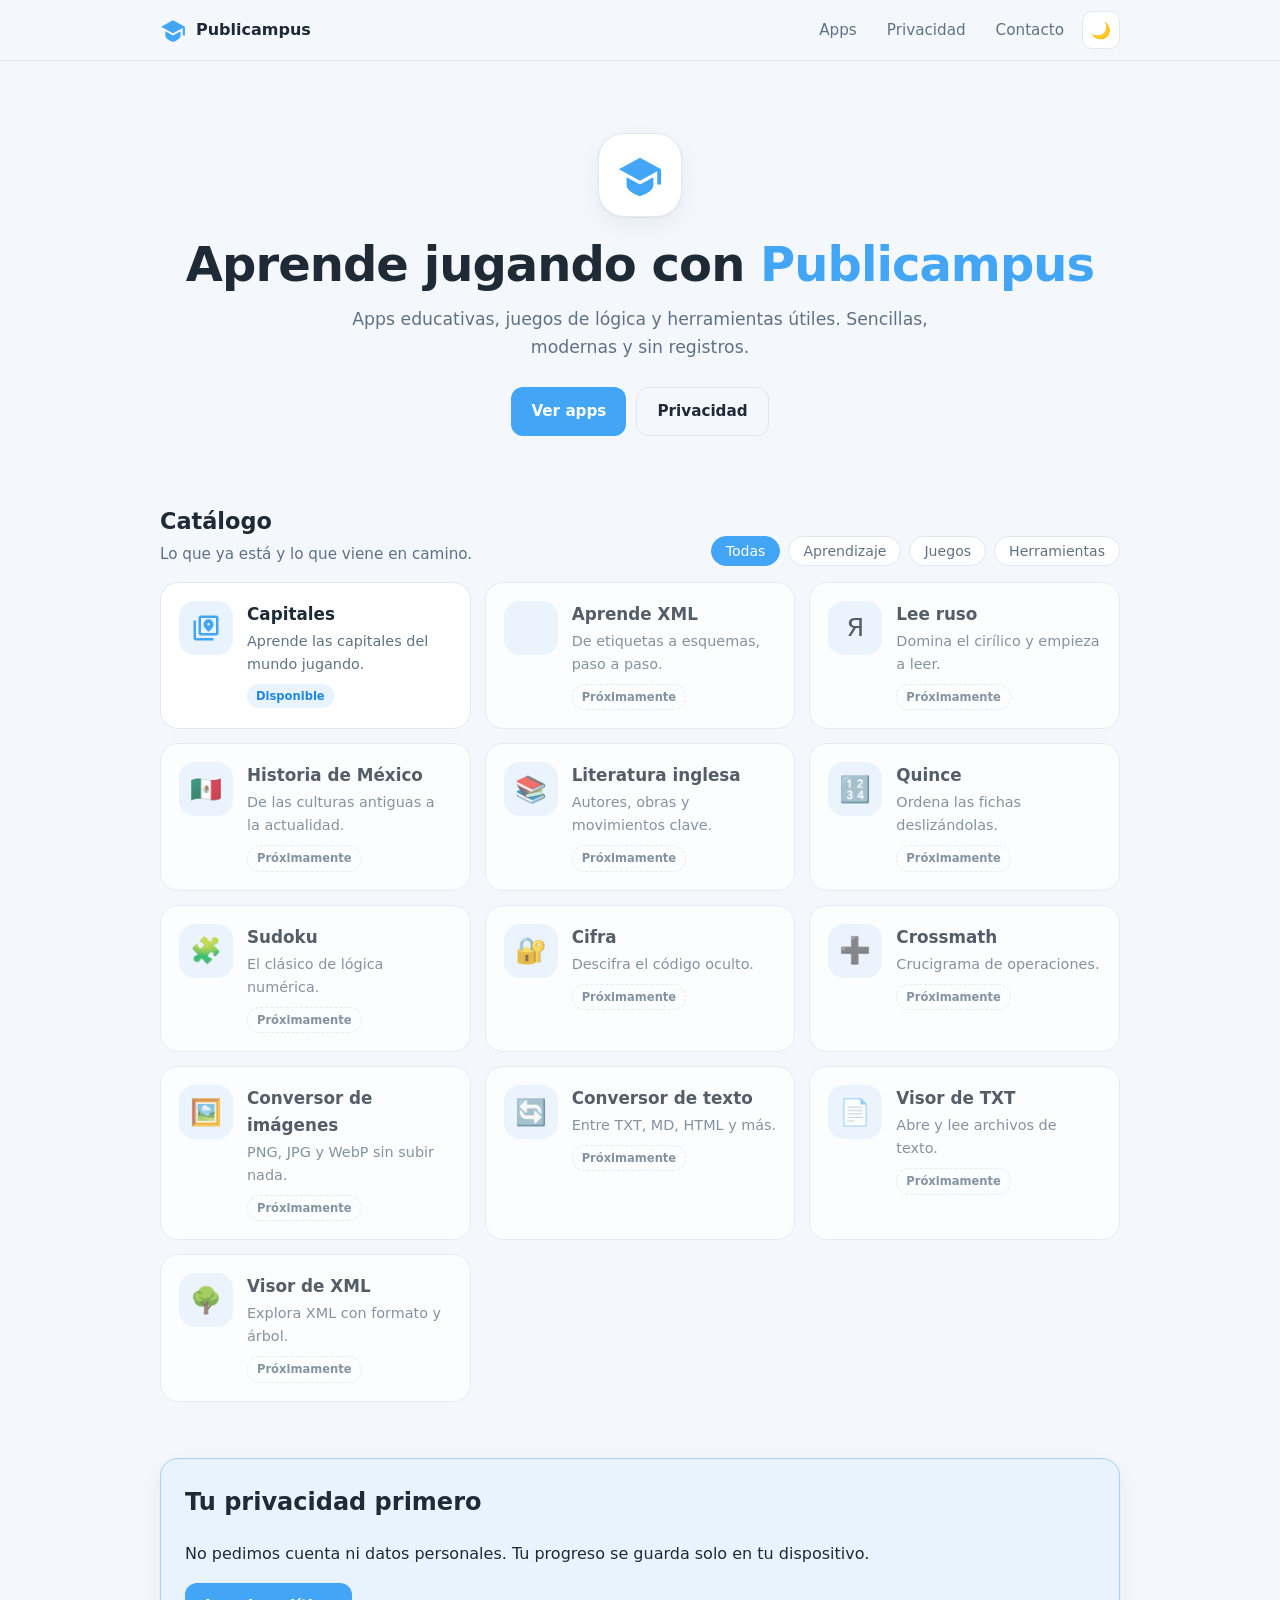
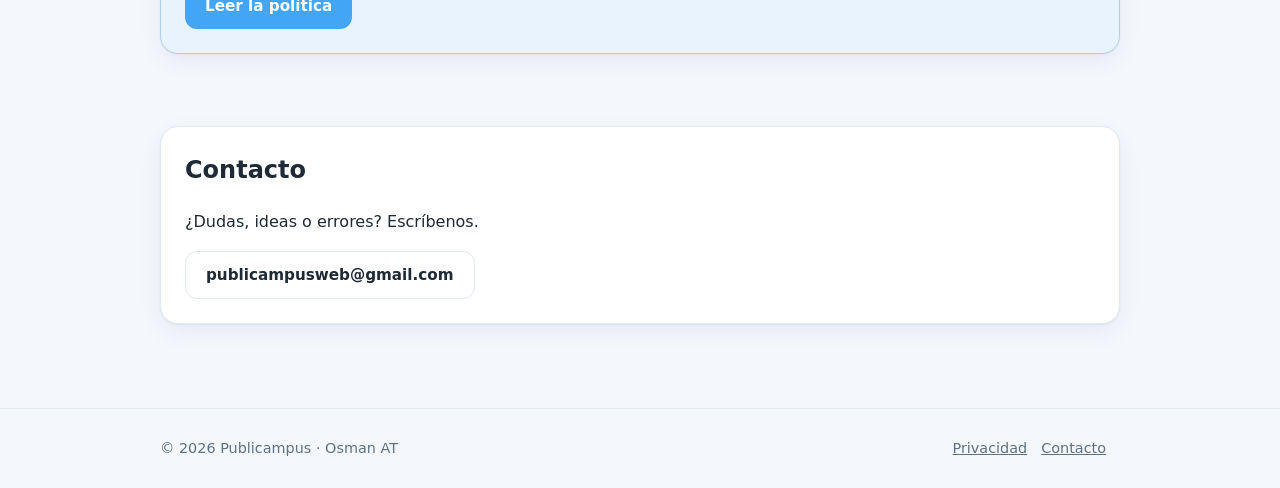
<file: index.html>
<!DOCTYPE html>
<html lang="es">
<head>
<meta charset="UTF-8">
<meta name="viewport" content="width=device-width, initial-scale=1.0">
<meta name="theme-color" content="#42A5F5">
<link rel="icon" type="image/svg+xml" href="ic_birrete.svg">
<link rel="stylesheet" href="styles.css">
<title>Publicampus · Apps educativas, juegos y herramientas</title>
<meta name="description" content="Apps educativas para aprender jugando, juegos de lógica y herramientas gratuitas que funcionan en tu navegador.">
<meta property="og:title" content="Publicampus">
<meta property="og:description" content="Aprende jugando: apps educativas, juegos y herramientas.">
<meta property="og:type" content="website">
</head>
<body>
<header id="site-header"></header>

<main class="container">
  <div class="hero">
    <div class="hero-icon"><img src="ic_birrete.svg" alt="Logo de Publicampus"></div>
    <h1>Aprende jugando con <span>Publicampus</span></h1>
    <p>Apps educativas, juegos de lógica y herramientas útiles. Sencillas, modernas y sin registros.</p>
    <div class="hero-actions">
      <a class="btn" href="#apps">Ver apps</a>
      <a class="btn ghost" href="privacy.html">Privacidad</a>
    </div>
  </div>

  <section id="apps">
    <div class="section-head">
      <div><h2>Catálogo</h2><p>Lo que ya está y lo que viene en camino.</p></div>
      <div class="chips" id="chips"></div>
    </div>
    <div class="grid" id="catalog"></div>
  </section>

  <section>
    <div class="card accent">
      <h2>Tu privacidad primero</h2>
      <p>No pedimos cuenta ni datos personales. Tu progreso se guarda solo en tu dispositivo.</p>
      <a class="btn" href="privacy.html">Leer la política</a>
    </div>
  </section>

  <section id="contacto">
    <div class="card">
      <h2>Contacto</h2>
      <p>¿Dudas, ideas o errores? Escríbenos.</p>
      <a class="btn ghost" href="mailto:publicampusweb@gmail.com">publicampusweb@gmail.com</a>
    </div>
  </section>
</main>

<footer id="site-footer"></footer>
<script src="apps.js"></script>
<script src="site.js"></script>
</body>
</html>
</file>
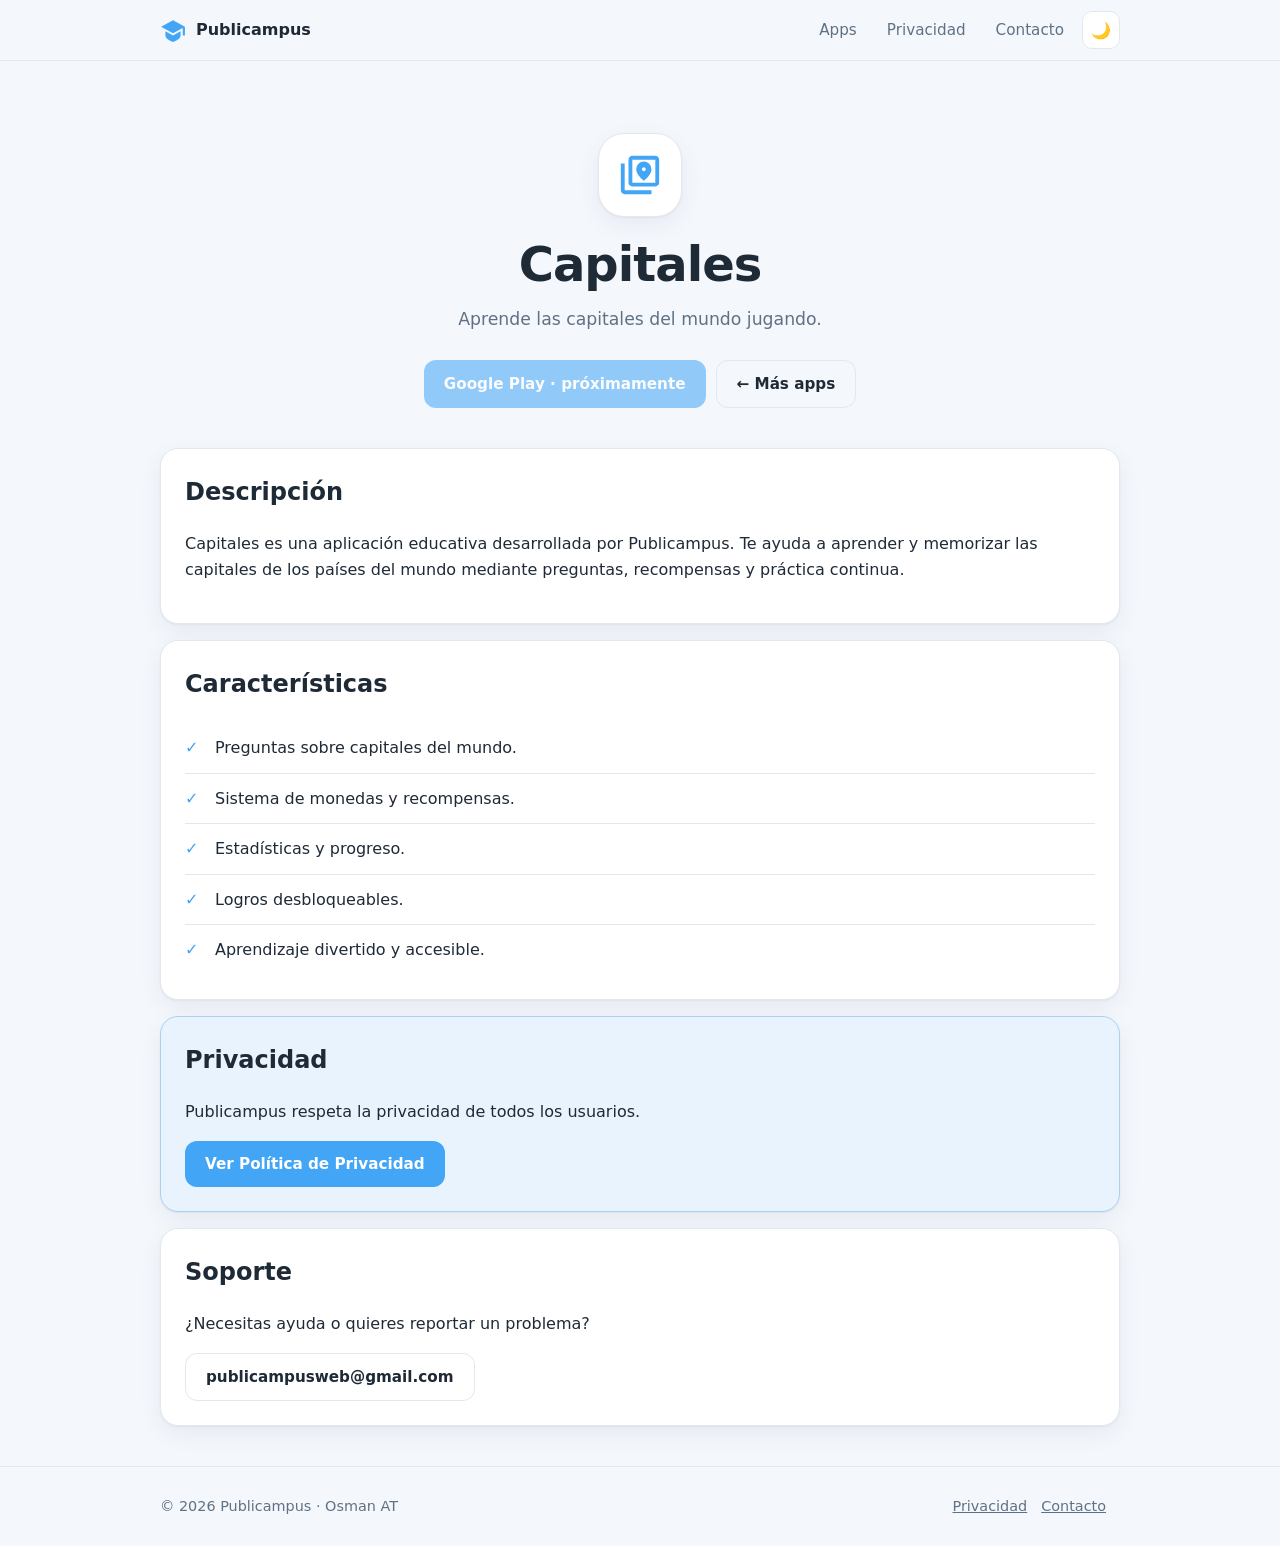
<file: capitales.html>
<!DOCTYPE html>
<html lang="es">
<head>
<meta charset="UTF-8">
<meta name="viewport" content="width=device-width, initial-scale=1.0">
<meta name="theme-color" content="#42A5F5">
<link rel="icon" type="image/svg+xml" href="ic_birrete.svg">
<link rel="stylesheet" href="styles.css">
<title>Capitales | Publicampus</title>
<meta name="description" content="Aprende y memoriza las capitales del mundo con preguntas, recompensas y práctica continua.">
</head>
<body>
<header id="site-header"></header>

<main class="container">
  <div class="hero">
    <div class="hero-icon"><img src="ic_capitales.svg" alt="Icono de Capitales"></div>
    <h1>Capitales</h1>
    <p>Aprende las capitales del mundo jugando.</p>
    <div class="hero-actions">
      <!-- Cuando publiques en Play Store, quita aria-disabled y pon tu enlace en href -->
      <a class="btn" href="#" aria-disabled="true">Google Play · próximamente</a>
      <a class="btn ghost" href="index.html#apps">← Más apps</a>
    </div>
  </div>

  <div class="card">
    <h2>Descripción</h2>
    <p>Capitales es una aplicación educativa desarrollada por Publicampus. Te ayuda a aprender y memorizar las capitales de los países del mundo mediante preguntas, recompensas y práctica continua.</p>
  </div>

  <div class="card">
    <h2>Características</h2>
    <div class="feature">Preguntas sobre capitales del mundo.</div>
    <div class="feature">Sistema de monedas y recompensas.</div>
    <div class="feature">Estadísticas y progreso.</div>
    <div class="feature">Logros desbloqueables.</div>
    <div class="feature">Aprendizaje divertido y accesible.</div>
  </div>

  <div class="card accent">
    <h2>Privacidad</h2>
    <p>Publicampus respeta la privacidad de todos los usuarios.</p>
    <a class="btn" href="privacy.html">Ver Política de Privacidad</a>
  </div>

  <div class="card">
    <h2>Soporte</h2>
    <p>¿Necesitas ayuda o quieres reportar un problema?</p>
    <a class="btn ghost" href="mailto:publicampusweb@gmail.com">publicampusweb@gmail.com</a>
  </div>
</main>

<footer id="site-footer"></footer>
<script src="site.js"></script>
</body>
</html>
</file>
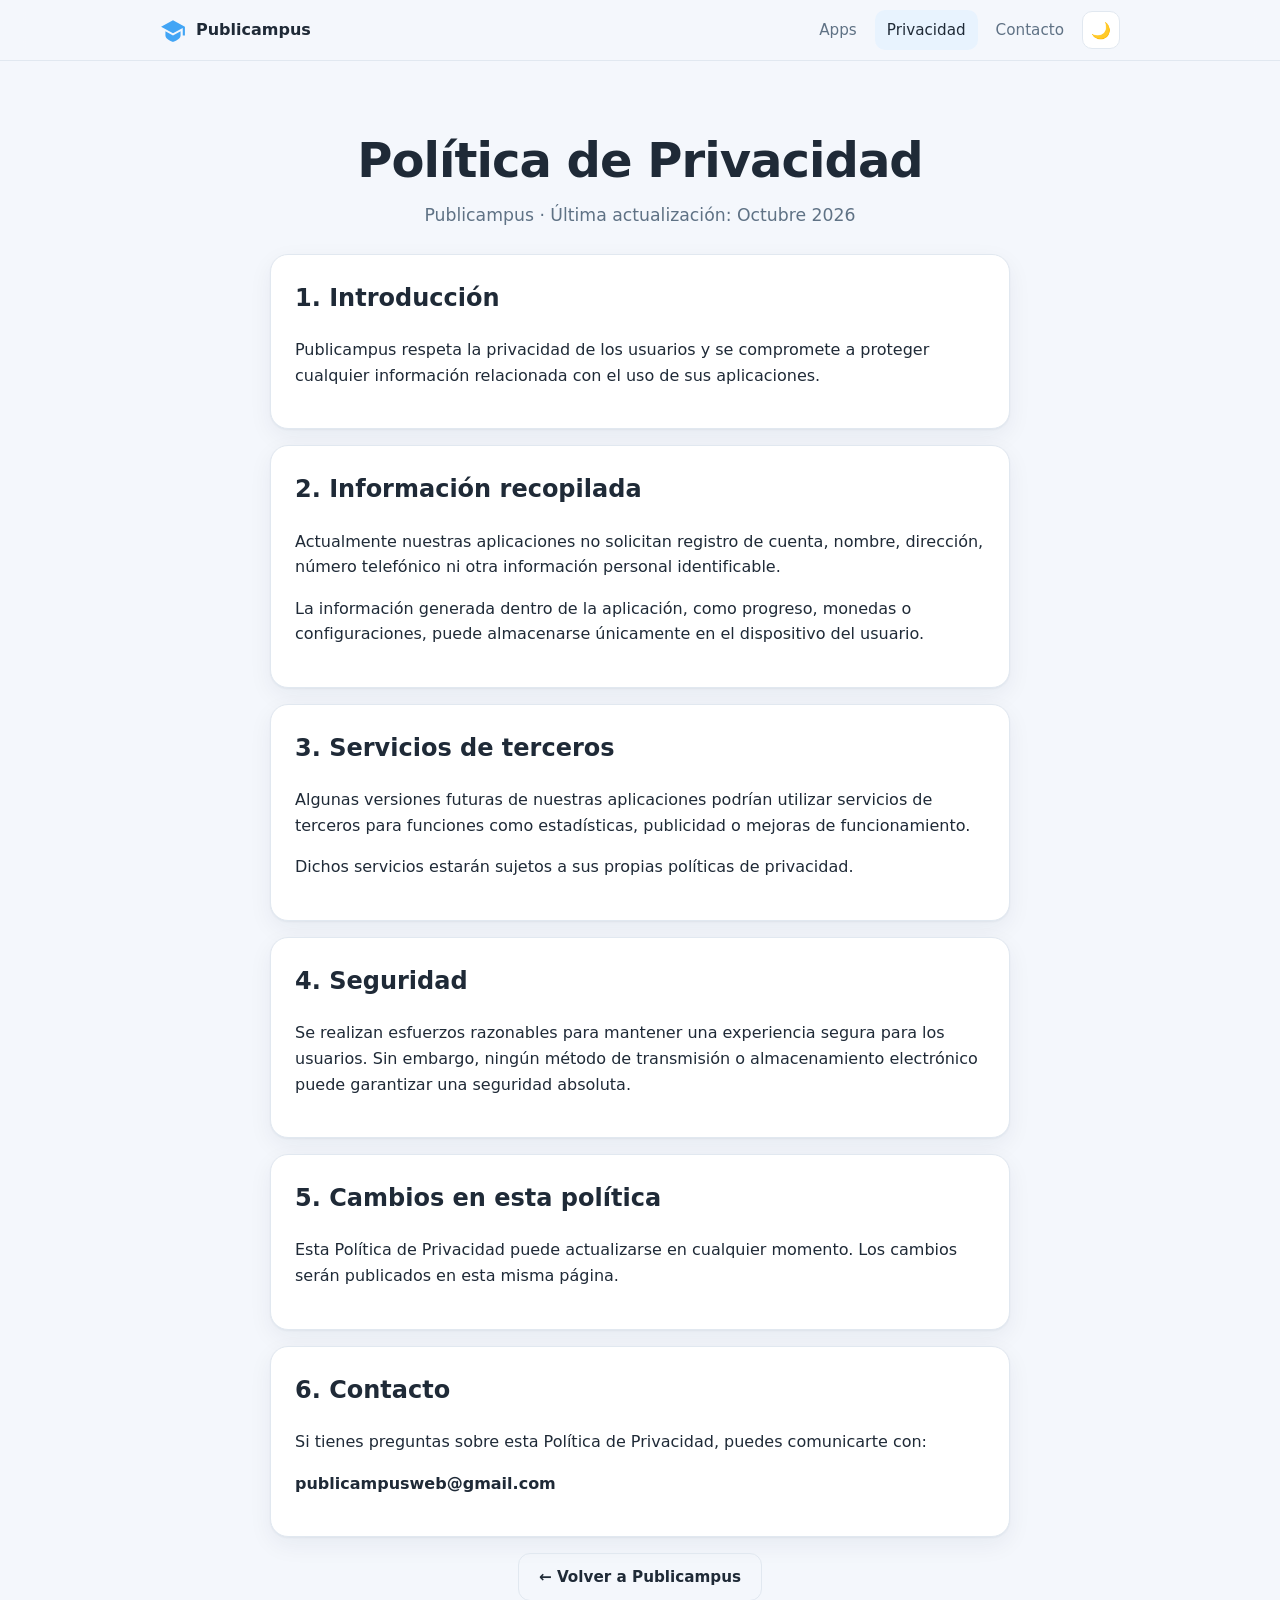
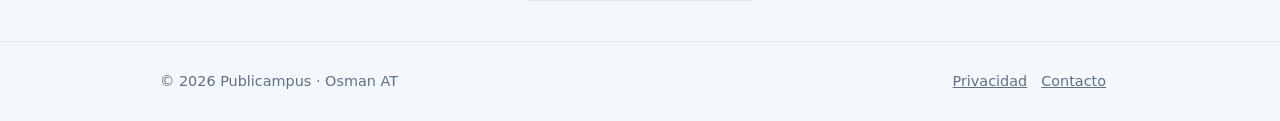
<file: privacy.html>
<!DOCTYPE html>
<html lang="es">
<head>
<meta charset="UTF-8">
<meta name="viewport" content="width=device-width, initial-scale=1.0">
<meta name="theme-color" content="#42A5F5">
<link rel="icon" type="image/svg+xml" href="ic_birrete.svg">
<link rel="stylesheet" href="styles.css">
<title>Política de Privacidad | Publicampus</title>
</head>
<body>
<header id="site-header"></header>

<main class="container" style="max-width:780px">
  <div class="hero" style="padding-bottom:24px">
    <h1>Política de Privacidad</h1>
    <p>Publicampus · Última actualización: Octubre 2026</p>
  </div>

  <div class="card">
    <h2>1. Introducción</h2>

        <p>
            Publicampus respeta la privacidad de los usuarios y se compromete
            a proteger cualquier información relacionada con el uso de sus
            aplicaciones.
        </p>
  </div>

  <div class="card">
    <h2>2. Información recopilada</h2>

        <p>
            Actualmente nuestras aplicaciones no solicitan registro de cuenta,
            nombre, dirección, número telefónico ni otra información personal
            identificable.
        </p>

        <p>
            La información generada dentro de la aplicación, como progreso,
            monedas o configuraciones, puede almacenarse únicamente en el
            dispositivo del usuario.
        </p>
  </div>

  <div class="card">
    <h2>3. Servicios de terceros</h2>

        <p>
            Algunas versiones futuras de nuestras aplicaciones podrían utilizar
            servicios de terceros para funciones como estadísticas,
            publicidad o mejoras de funcionamiento.
        </p>

        <p>
            Dichos servicios estarán sujetos a sus propias políticas de
            privacidad.
        </p>
  </div>

  <div class="card">
    <h2>4. Seguridad</h2>

        <p>
            Se realizan esfuerzos razonables para mantener una experiencia
            segura para los usuarios. Sin embargo, ningún método de transmisión
            o almacenamiento electrónico puede garantizar una seguridad
            absoluta.
        </p>
  </div>

  <div class="card">
    <h2>5. Cambios en esta política</h2>

        <p>
            Esta Política de Privacidad puede actualizarse en cualquier momento.
            Los cambios serán publicados en esta misma página.
        </p>
  </div>

  <div class="card">
    <h2>6. Contacto</h2>

        <p>
            Si tienes preguntas sobre esta Política de Privacidad,
            puedes comunicarte con:
        </p>

        <p>
            <strong>publicampusweb@gmail.com</strong>
        </p>
  </div>

  <p class="center"><a class="btn ghost" href="index.html">← Volver a Publicampus</a></p>
</main>

<footer id="site-footer"></footer>
<script src="site.js"></script>
</body>
</html>
</file>
<file: styles.css>
/* Publicampus · estilos compartidos */
:root{
  --bg:#F4F7FC; --surface:#fff; --text:#1F2A37; --muted:#5F7285;
  --line:#E1E8F0; --brand:#42A5F5; --brand-d:#1E88E5; --brand-soft:#E8F3FE;
  --radius:18px; --shadow:0 1px 2px rgba(16,40,70,.05),0 8px 24px rgba(16,40,70,.06);
}
:root[data-theme="dark"]{
  --bg:#0E141B; --surface:#161F29; --text:#E6EDF5; --muted:#93A4B7;
  --line:#243140; --brand:#5DB3F7; --brand-d:#42A5F5; --brand-soft:#16293B;
  --shadow:0 1px 2px rgba(0,0,0,.3),0 8px 24px rgba(0,0,0,.25);
}
*{box-sizing:border-box}
html{scroll-behavior:smooth}
body{margin:0;background:var(--bg);color:var(--text);line-height:1.6;
  font-family:system-ui,-apple-system,"Segoe UI",Roboto,Arial,sans-serif;
  -webkit-font-smoothing:antialiased;transition:background .2s,color .2s}
a{color:var(--brand-d)}
img{max-width:100%}
.container{max-width:1000px;margin:auto;padding:0 20px}

/* Header */
.site-header{position:sticky;top:0;z-index:10;backdrop-filter:blur(12px);
  background:color-mix(in srgb,var(--bg) 82%,transparent);border-bottom:1px solid var(--line)}
.nav{display:flex;align-items:center;justify-content:space-between;height:60px}
.brand{display:flex;align-items:center;gap:10px;font-weight:700;color:var(--text);text-decoration:none}
.brand img{width:26px;height:26px}
.nav-links{display:flex;align-items:center;gap:6px}
.nav-links a{color:var(--muted);text-decoration:none;padding:8px 12px;border-radius:10px;font-size:.95rem}
.nav-links a:hover,.nav-links a.active{color:var(--text);background:var(--brand-soft)}
.theme-btn{border:1px solid var(--line);background:var(--surface);color:var(--text);
  width:38px;height:38px;border-radius:10px;cursor:pointer;font-size:1rem}
@media(max-width:560px){.nav-links a.hide-sm{display:none}}

/* Hero */
.hero{text-align:center;padding:72px 0 40px}
.hero-icon{width:84px;height:84px;margin:0 auto 20px;border-radius:26px;background:var(--surface);
  border:1px solid var(--line);box-shadow:var(--shadow);display:grid;place-items:center}
.hero-icon img{width:46px;height:46px}
.hero h1{font-size:clamp(2rem,5vw,3rem);line-height:1.15;margin:0 0 14px;letter-spacing:-.02em}
.hero h1 span{color:var(--brand)}
.hero p{max-width:600px;margin:0 auto;color:var(--muted);font-size:1.08rem}
.hero-actions{display:flex;gap:10px;justify-content:center;flex-wrap:wrap;margin-top:26px}

/* Botones */
.btn{display:inline-flex;align-items:center;gap:8px;background:var(--brand);color:#fff;
  text-decoration:none;padding:11px 20px;border-radius:12px;font-weight:600;border:0;cursor:pointer;font-size:.95rem}
.btn:hover{background:var(--brand-d)}
.btn.ghost{background:transparent;color:var(--text);border:1px solid var(--line)}
.btn.ghost:hover{background:var(--brand-soft)}
.btn[aria-disabled="true"]{opacity:.55;pointer-events:none}

/* Secciones y tarjetas */
section{padding:28px 0}
.section-head{display:flex;align-items:end;justify-content:space-between;gap:12px;flex-wrap:wrap;margin-bottom:16px}
.section-head h2{margin:0;font-size:1.4rem}
.section-head p{margin:2px 0 0;color:var(--muted);font-size:.95rem}
.card{background:var(--surface);border:1px solid var(--line);border-radius:var(--radius);
  padding:24px;margin-bottom:16px;box-shadow:var(--shadow)}
.card h2{margin-top:0}
.card.accent{background:var(--brand-soft);border-color:color-mix(in srgb,var(--brand) 35%,var(--line))}

.chips{display:flex;gap:8px;flex-wrap:wrap}
.chip{border:1px solid var(--line);background:var(--surface);color:var(--muted);padding:6px 14px;
  border-radius:999px;cursor:pointer;font-size:.88rem;font-family:inherit}
.chip.on{background:var(--brand);border-color:var(--brand);color:#fff}

.grid{display:grid;grid-template-columns:repeat(auto-fill,minmax(280px,1fr));gap:14px}
.app{display:flex;gap:14px;align-items:flex-start;background:var(--surface);border:1px solid var(--line);
  border-radius:var(--radius);padding:18px;text-decoration:none;color:inherit;
  transition:transform .15s,box-shadow .15s,border-color .15s}
a.app:hover{transform:translateY(-2px);box-shadow:var(--shadow);border-color:var(--brand)}
.app.soon{opacity:.75}
.app-icon{flex:none;width:54px;height:54px;border-radius:16px;background:var(--brand-soft);
  display:grid;place-items:center;font-size:1.6rem}
.app-icon img{width:30px;height:30px}
.app h3{margin:0 0 2px;font-size:1.05rem}
.app p{margin:0;color:var(--muted);font-size:.9rem}
.badge{display:inline-block;margin-top:8px;font-size:.72rem;font-weight:600;padding:3px 9px;border-radius:999px;
  background:var(--brand-soft);color:var(--brand-d)}
.badge.soon{background:transparent;border:1px dashed var(--line);color:var(--muted)}

.feature{padding:12px 0 12px 30px;border-bottom:1px solid var(--line);position:relative}
.feature:last-child{border-bottom:0}
.feature::before{content:"✓";position:absolute;left:0;color:var(--brand);font-weight:700}
.center{text-align:center}

/* Footer */
.site-footer{margin-top:40px;padding:28px 0;border-top:1px solid var(--line);color:var(--muted);font-size:.9rem}
.foot{display:flex;justify-content:space-between;gap:12px;flex-wrap:wrap}
.foot a{color:var(--muted);margin-right:14px}
</file>
